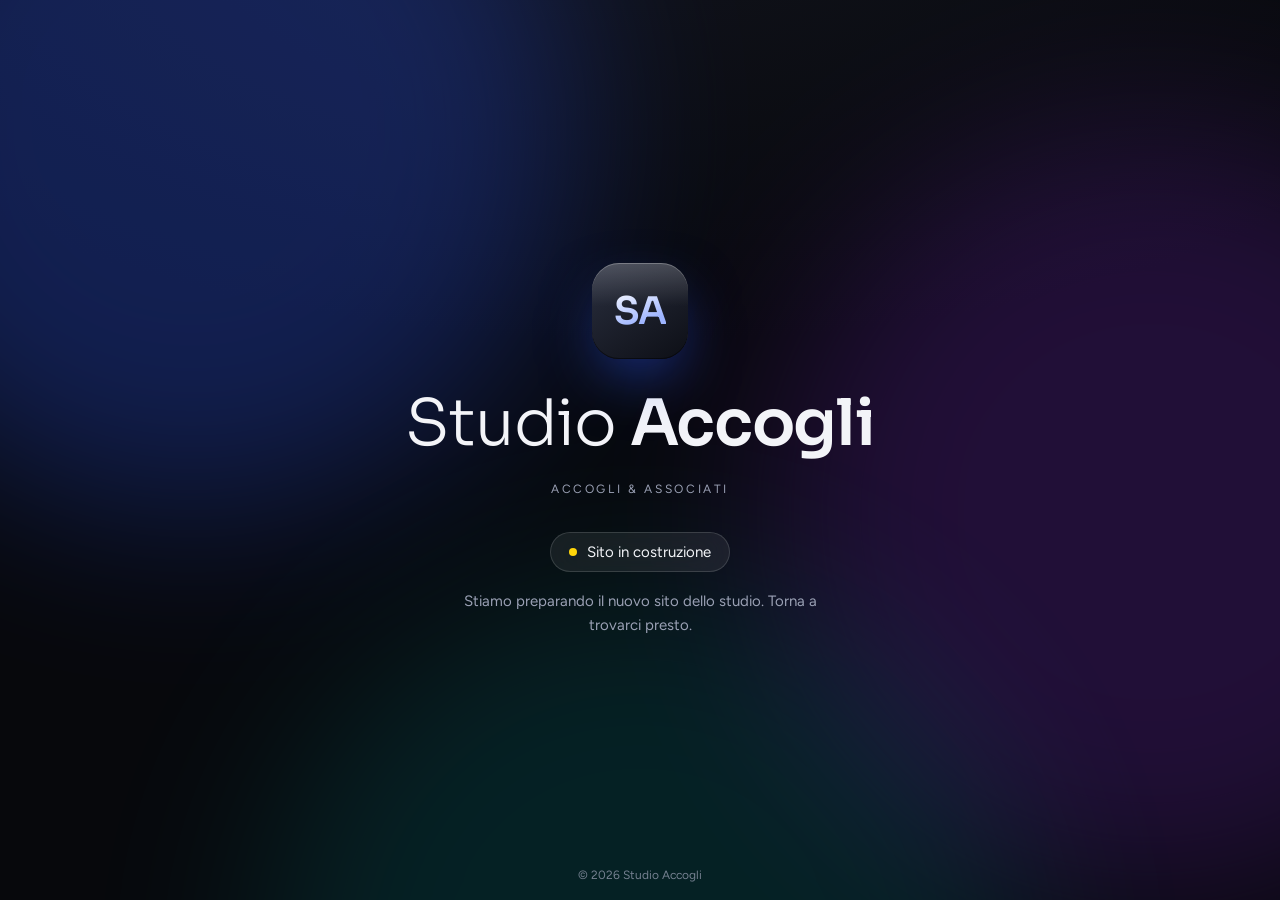
<file: index.html>
<!doctype html>
<html lang="it">
<head>
<meta charset="utf-8">
<meta name="viewport" content="width=device-width,initial-scale=1,viewport-fit=cover">
<title>Studio Accogli</title>
<meta name="description" content="Studio Accogli & Associati. Il nuovo sito è in costruzione.">
<link rel="preconnect" href="https://fonts.googleapis.com">
<link rel="stylesheet" href="https://fonts.googleapis.com/css2?family=Sora:wght@300;500;600&family=Figtree:wght@400;500&display=swap">
<style>
:root{--bg:#07080c;--bg-2:#10121a;--fg:#f3f4f8;--fg-dim:#9aa0b4;--glass:rgba(255,255,255,.07);--glass-line:rgba(255,255,255,.14);
  --display:"Sora",-apple-system,"SF Pro Display",system-ui,sans-serif;--body:-apple-system,"SF Pro Text","Figtree",system-ui,sans-serif;color-scheme:dark}
html,body{height:100%;margin:0}
body{background:var(--bg);color:var(--fg);font-family:var(--body);-webkit-font-smoothing:antialiased;overflow:hidden}
.ambient{position:fixed;inset:0;pointer-events:none;overflow:hidden;background:radial-gradient(120% 80% at 50% -10%,var(--bg-2),var(--bg) 60%)}
.ambient i{position:absolute;width:60vmax;height:60vmax;border-radius:50%;filter:blur(90px);opacity:.28;animation:drift 38s ease-in-out infinite alternate}
.ambient i:nth-child(1){background:#2f5bff;left:-15vmax;top:-20vmax}
.ambient i:nth-child(2){background:#8a2be2;right:-20vmax;top:10vmax;animation-duration:46s;opacity:.2}
.ambient i:nth-child(3){background:#00a3a3;left:20vmax;bottom:-35vmax;animation-duration:52s;opacity:.16}
@keyframes drift{to{transform:translate(8vmax,6vmax) scale(1.12)}}
main{position:relative;min-height:100%;box-sizing:border-box;display:flex;flex-direction:column;align-items:center;justify-content:center;gap:18px;text-align:center;
  padding-left:max(16px,env(safe-area-inset-left,0px));padding-right:max(16px,env(safe-area-inset-right,0px));padding-block:max(24px,env(safe-area-inset-top,0px)) max(24px,env(safe-area-inset-bottom,0px))}
.mark{width:96px;height:96px;border-radius:27px;display:grid;place-items:center;position:relative;background:linear-gradient(145deg,#2a2f3f,#0d0f16);
  box-shadow:inset 0 1px 0 rgba(255,255,255,.25),inset 0 -1px 0 rgba(0,0,0,.5),0 24px 60px -12px rgba(47,91,255,.55)}
.mark::after{content:"";position:absolute;inset:0;border-radius:inherit;background:linear-gradient(180deg,rgba(255,255,255,.18),transparent 45%)}
.mark span{font-family:var(--display);font-weight:600;font-size:38px;letter-spacing:-.04em;background:linear-gradient(160deg,#fff,#9db4ff 70%);-webkit-background-clip:text;background-clip:text;color:transparent}
h1{margin:6px 0 0;font-family:var(--display);font-weight:300;font-size:clamp(34px,7vw,64px);letter-spacing:-.02em;text-wrap:balance}
h1 b{font-weight:600}
.sub{margin:0;font-size:12px;letter-spacing:.22em;text-transform:uppercase;color:var(--fg-dim)}
.badge{margin-top:18px;display:inline-flex;align-items:center;gap:10px;padding:10px 18px;border-radius:999px;background:var(--glass);border:1px solid var(--glass-line);
  font-size:15px;backdrop-filter:blur(20px);-webkit-backdrop-filter:blur(20px)}
.badge::before{content:"";width:8px;height:8px;border-radius:50%;background:#ffd60a;box-shadow:0 0 0 0 rgba(255,214,10,.6);animation:pulse 2s infinite}
@keyframes pulse{70%{box-shadow:0 0 0 10px rgba(255,214,10,0)}100%{box-shadow:0 0 0 0 rgba(255,214,10,0)}}
.note{margin:0;max-width:36ch;color:var(--fg-dim);font-size:15px;line-height:1.55}
footer{position:fixed;left:0;right:0;bottom:max(18px,env(safe-area-inset-bottom,0px));text-align:center;font-size:12px;color:var(--fg-dim);opacity:.75}
@media (prefers-reduced-motion:reduce){.ambient i,.badge::before{animation:none}}
</style>
</head>
<body>
<div class="ambient" aria-hidden="true"><i></i><i></i><i></i></div>
<main>
  <div class="mark" aria-hidden="true"><span>SA</span></div>
  <h1>Studio <b>Accogli</b></h1>
  <p class="sub">Accogli &amp; Associati</p>
  <span class="badge">Sito in costruzione</span>
  <p class="note">Stiamo preparando il nuovo sito dello studio. Torna a trovarci presto.</p>
</main>
<footer>© <span id="y">2026</span> Studio Accogli</footer>
<script>document.getElementById('y').textContent=new Date().getFullYear()</script>
</body>
</html>
</file>
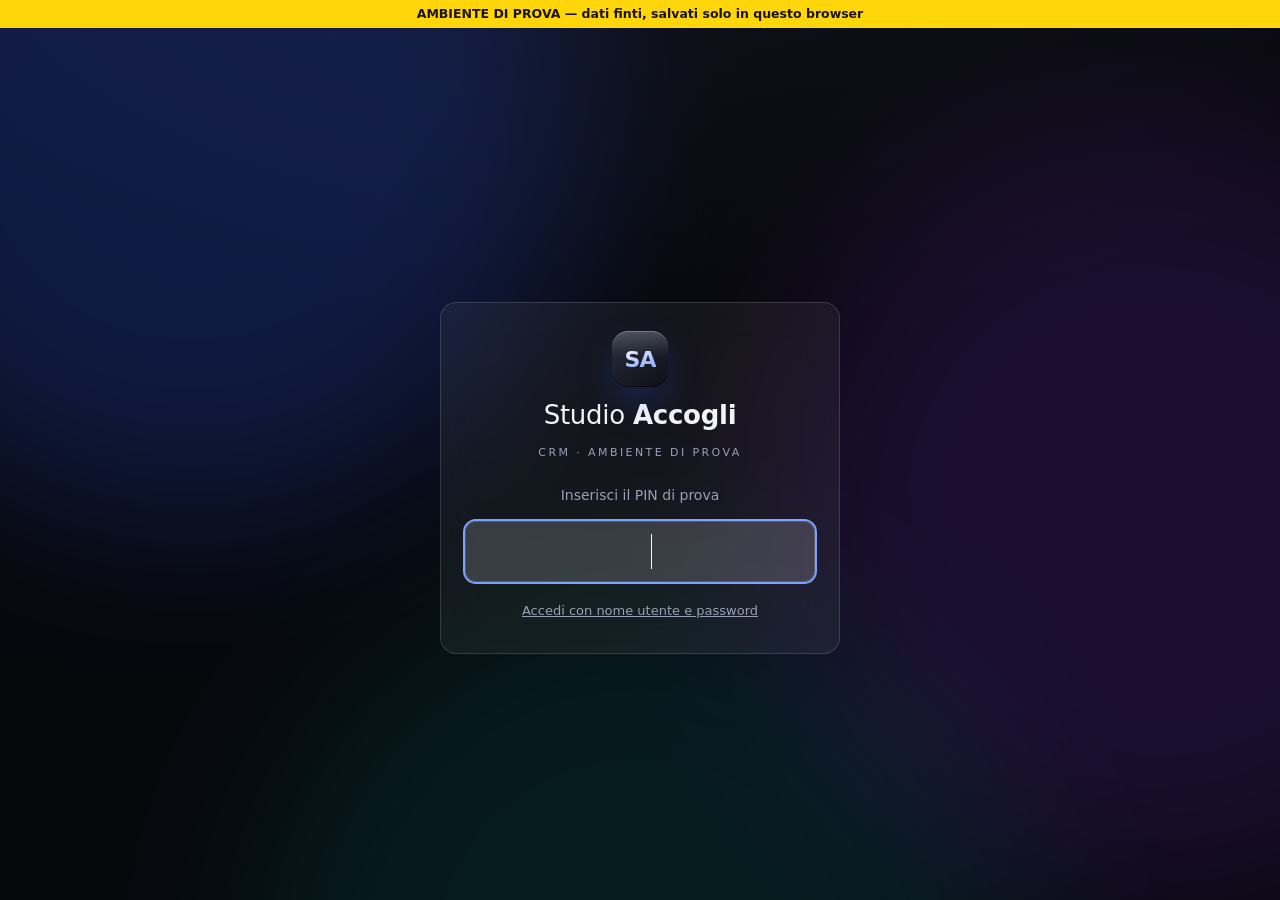
<file: crm-test/index.html>
<!doctype html>
<html lang="it">
<head>
<meta charset="utf-8">
<meta name="viewport" content="width=device-width,initial-scale=1,viewport-fit=cover">
<title>CRM · Studio Accogli</title>
<meta name="robots" content="noindex,nofollow,noarchive">
<meta name="referrer" content="no-referrer">
<meta name="theme-color" content="#07080c">
<!-- Il browser esegue solo codice di questo sito e dell'SDK Firebase di Google, e parla solo con i server Google del progetto. -->
<meta http-equiv="Content-Security-Policy" content="default-src 'self'; script-src 'self' https://www.gstatic.com; style-src 'self' https://fonts.googleapis.com; font-src https://fonts.gstatic.com; connect-src 'self' https://www.gstatic.com https://*.googleapis.com; img-src 'self' data: blob:; frame-src 'none'; object-src 'none'; base-uri 'none'; form-action 'none'">
<script src="js/tema.js"></script>
<link rel="preconnect" href="https://fonts.googleapis.com">
<link rel="stylesheet" href="https://fonts.googleapis.com/css2?family=Sora:wght@300;500;600&family=Figtree:wght@400;500;600&display=swap">
<link rel="stylesheet" href="css/app.css">
<link rel="stylesheet" href="css/foglio.css">
</head>
<body>
<div class="ambient" aria-hidden="true"><i></i><i></i><i></i></div>
<div id="app"><div class="avvio"><div class="mark"><span>SA</span></div><p>Caricamento…</p></div></div>
<div id="stampa" aria-hidden="true"></div>
<noscript><p class="noscript">Per usare il CRM è necessario attivare JavaScript.</p></noscript>
<script src="vendor/jszip.min.js"></script>
<script type="module" src="js/main.js"></script>
</body>
</html>
</file>
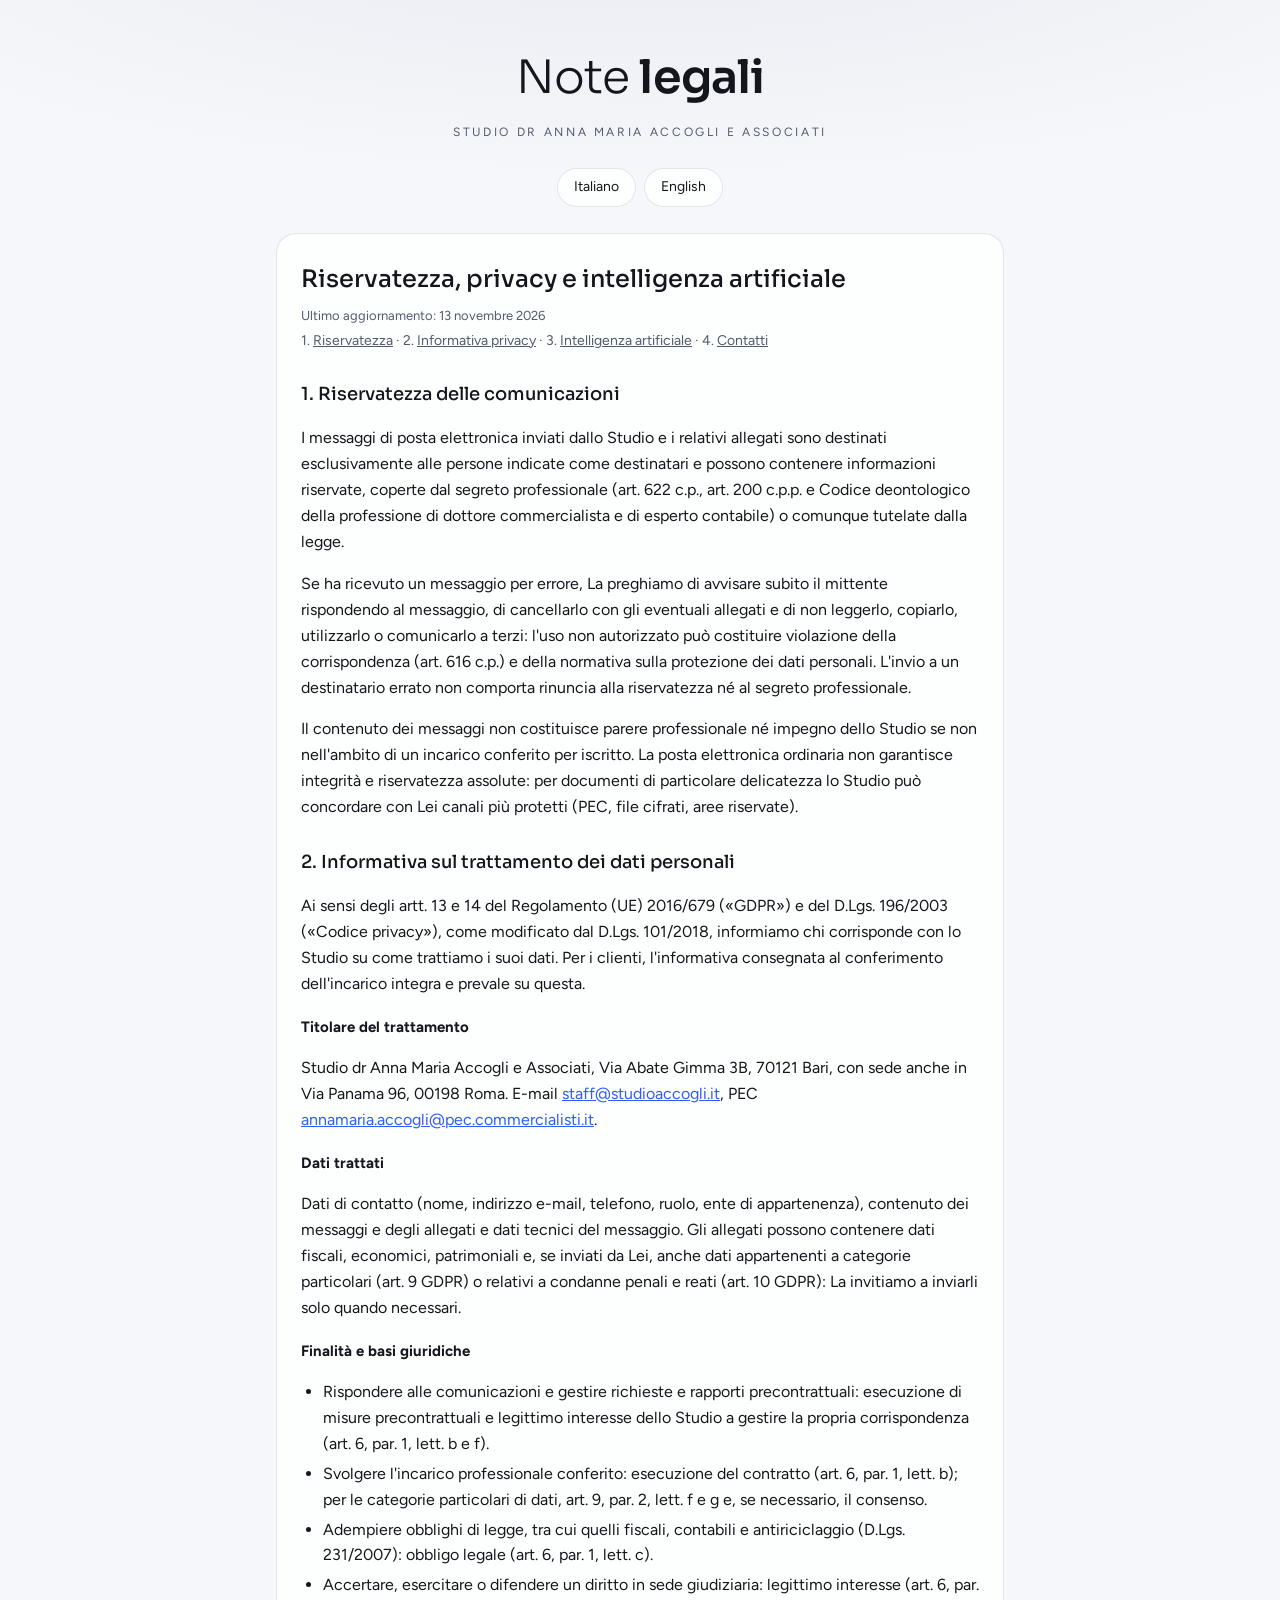
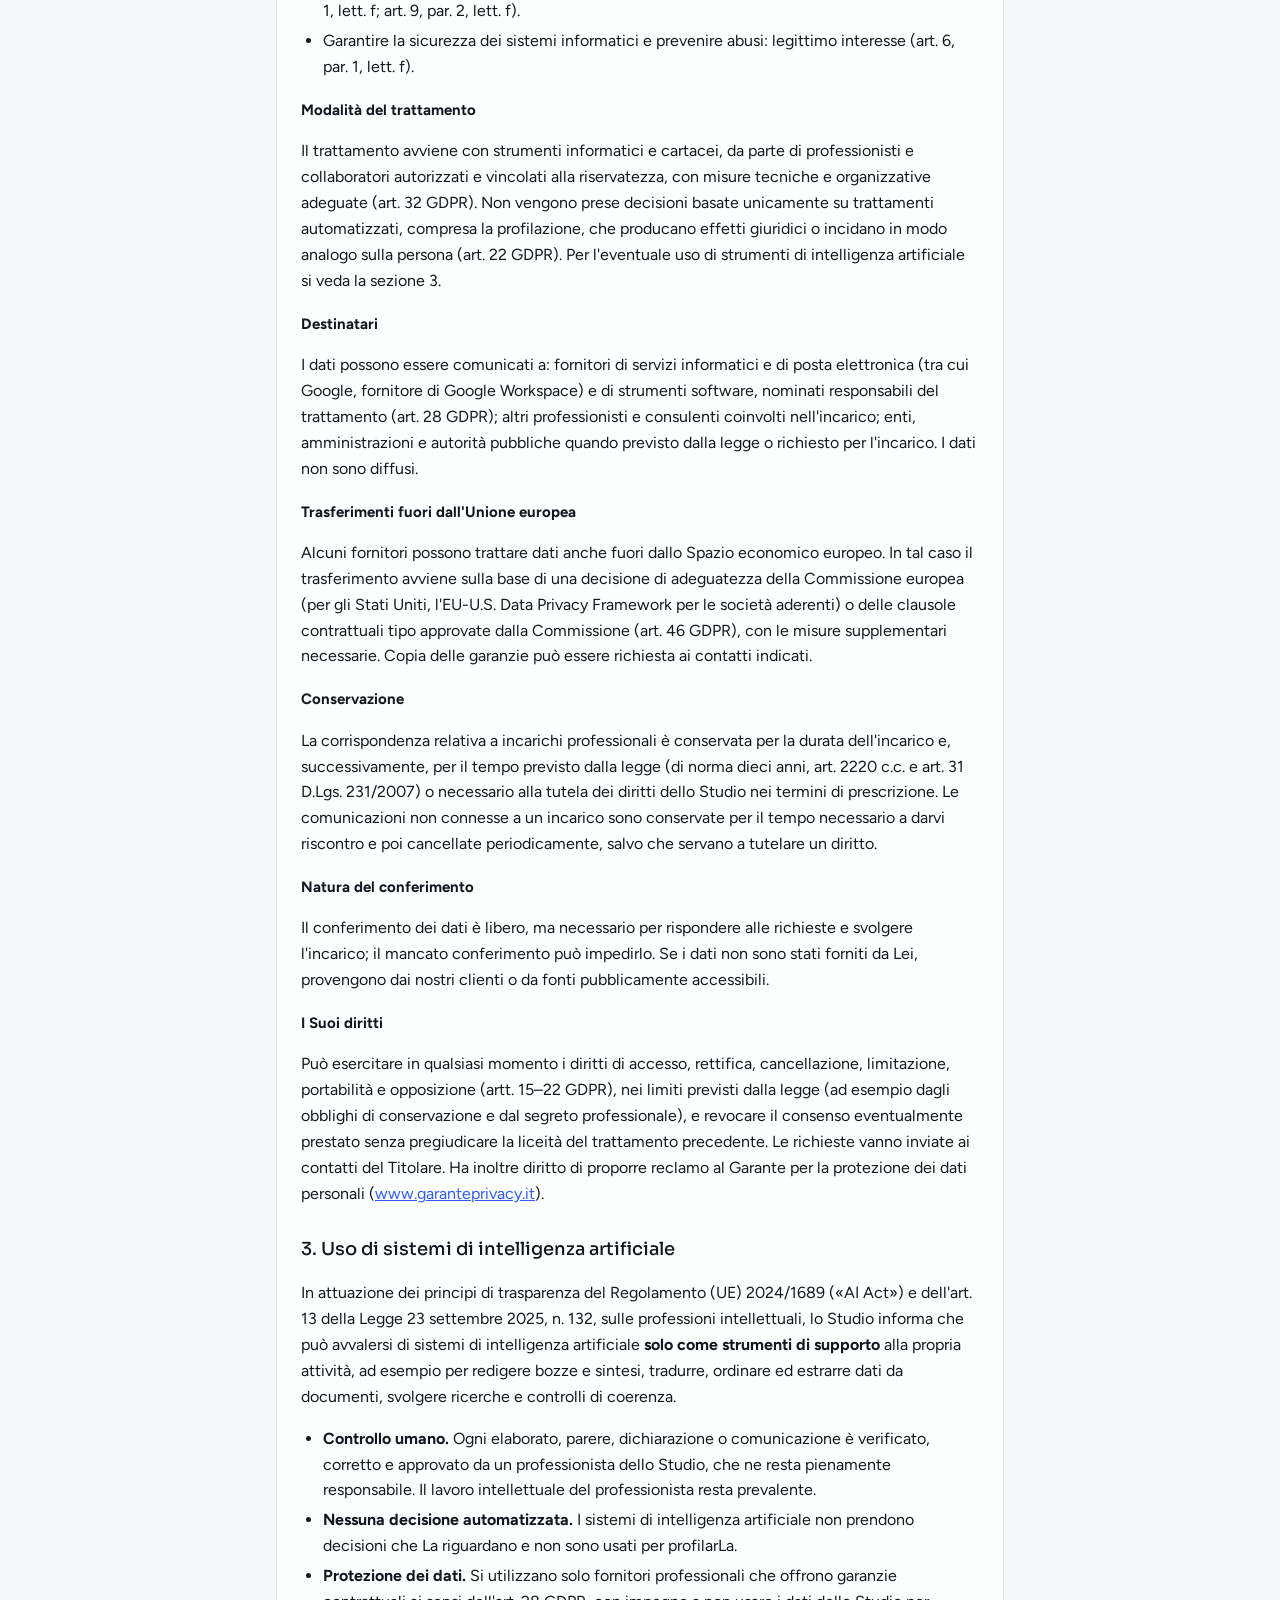
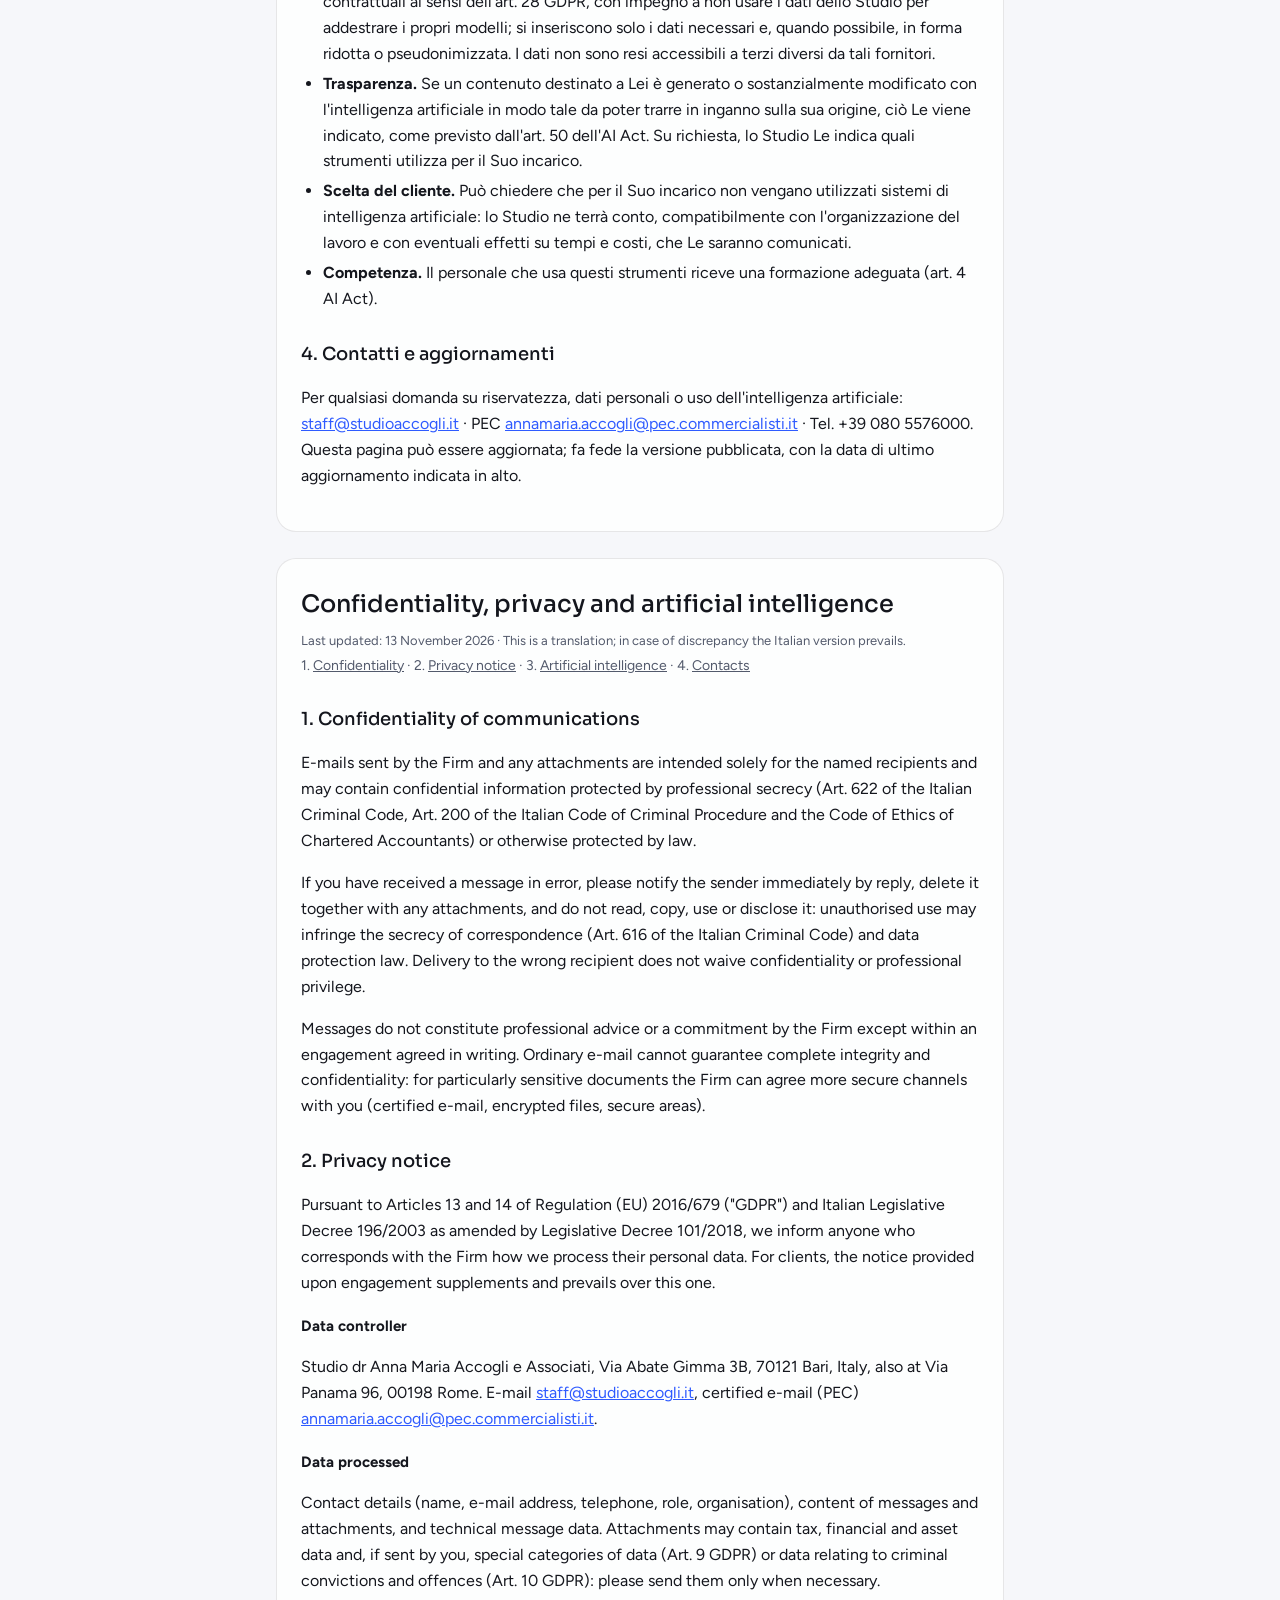
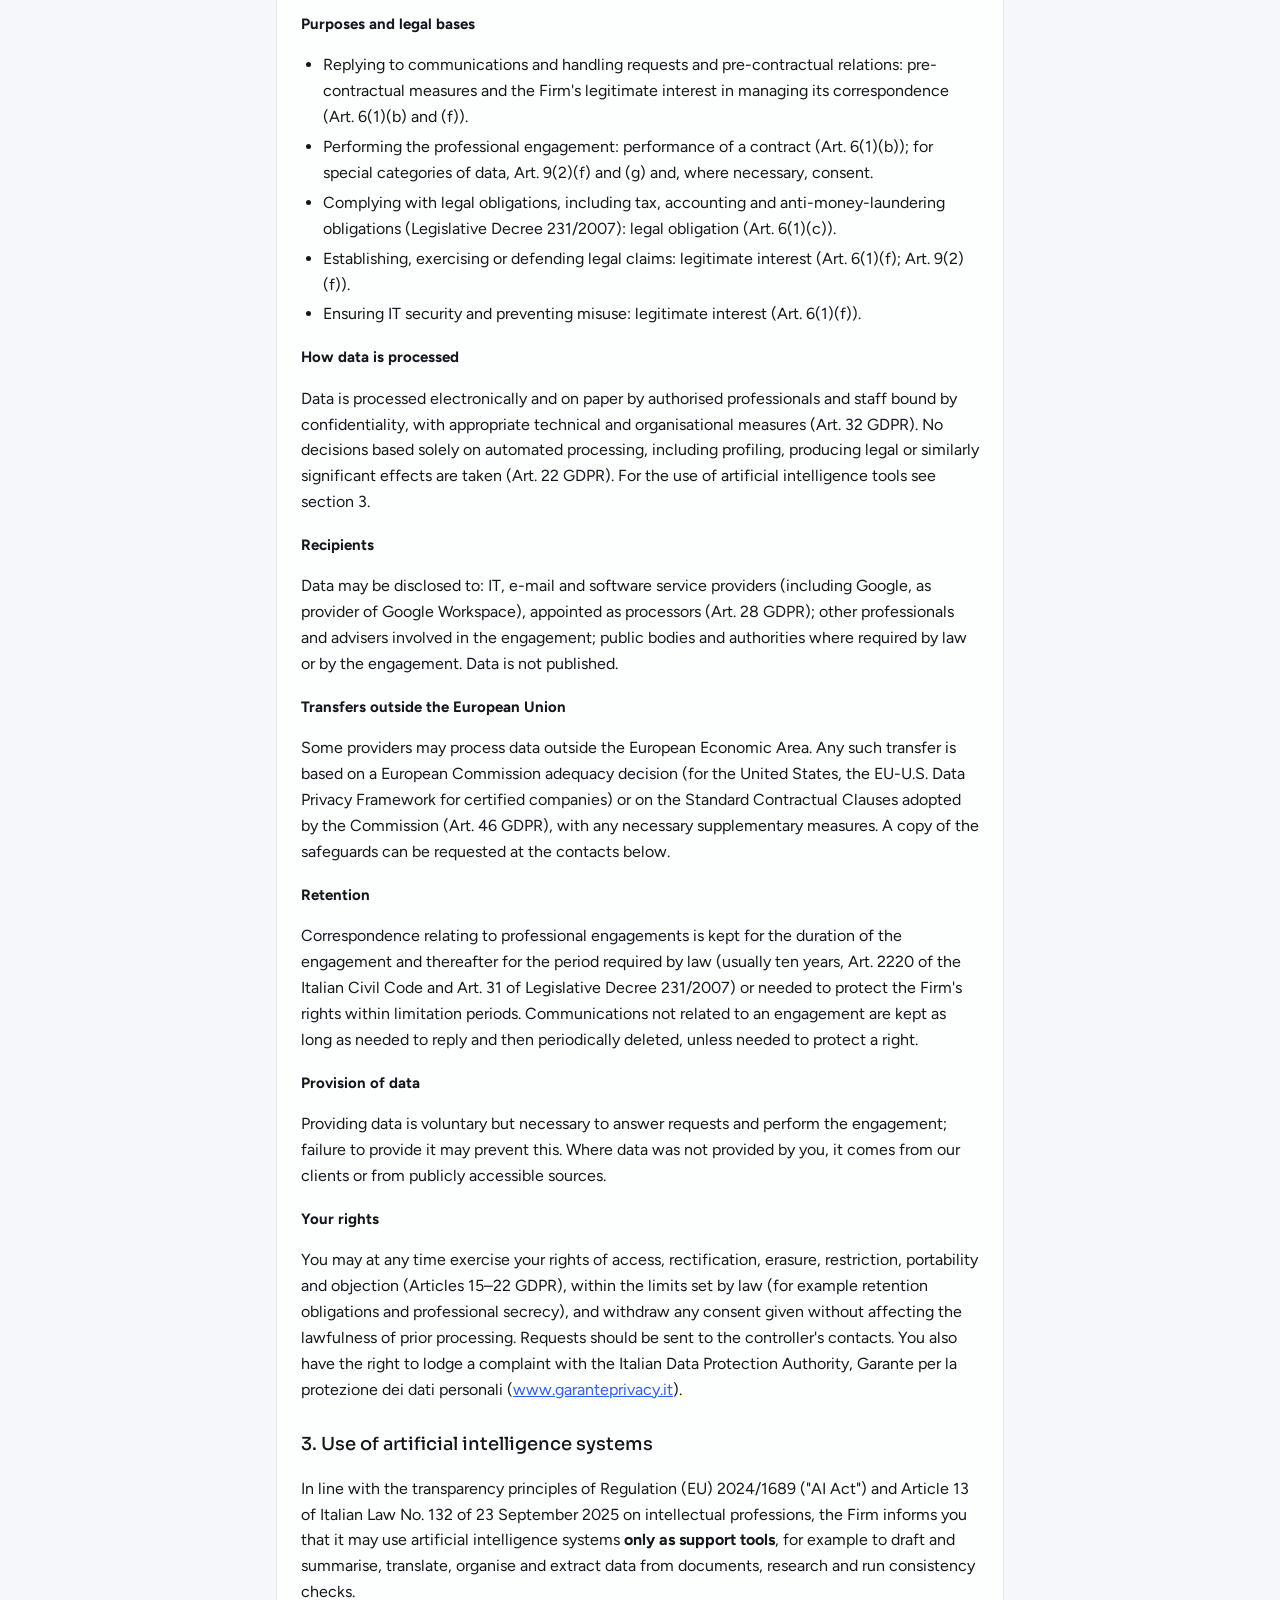
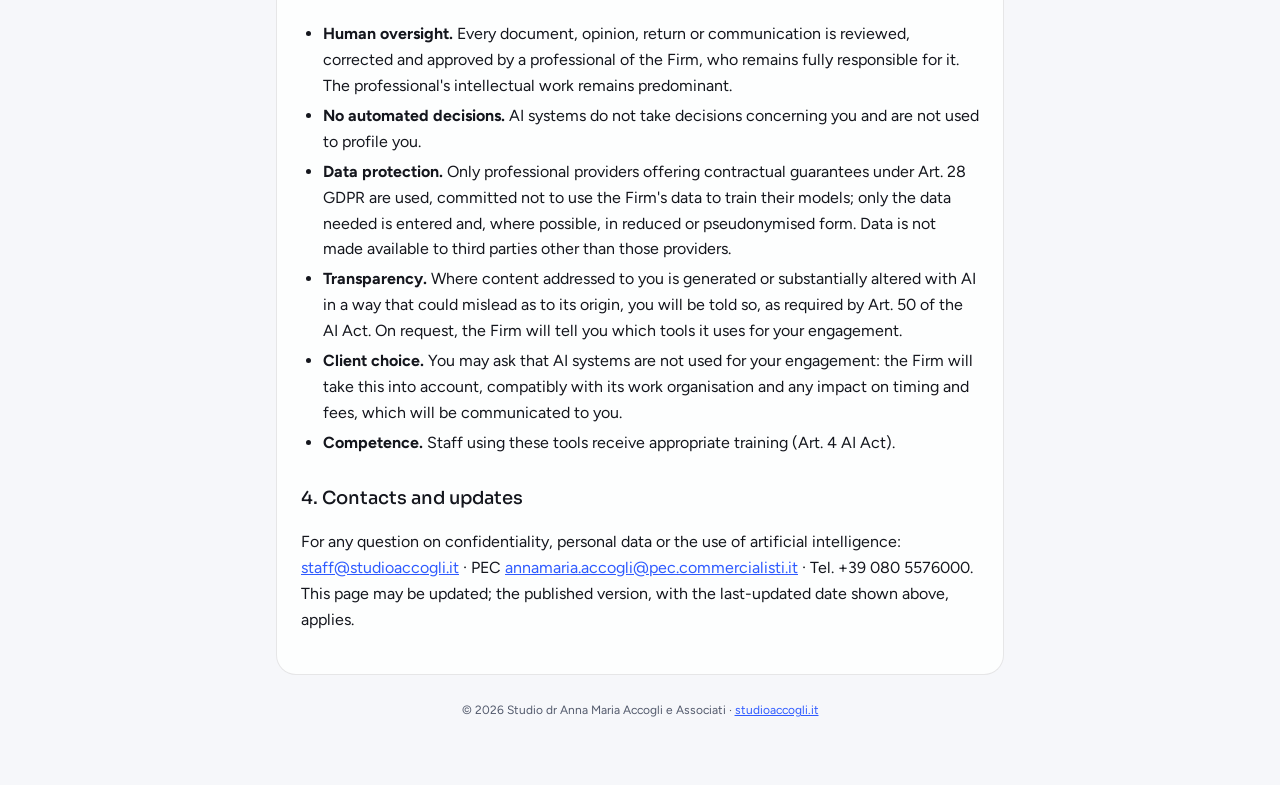
<file: note-legali/index.html>
<!doctype html>
<html lang="it">
<head>
<meta charset="utf-8">
<meta name="viewport" content="width=device-width,initial-scale=1,viewport-fit=cover">
<title>Note legali · Studio Accogli</title>
<meta name="description" content="Riservatezza delle comunicazioni, informativa privacy e uso dell'intelligenza artificiale — Studio dr Anna Maria Accogli e Associati.">
<meta name="theme-color" content="#07080c">
<link rel="preconnect" href="https://fonts.googleapis.com">
<link rel="stylesheet" href="https://fonts.googleapis.com/css2?family=Sora:wght@300;500;600&family=Figtree:wght@400;500;600&display=swap">
<style>
:root{--bg:#07080c;--bg-2:#10121a;--fg:#f3f4f8;--fg-dim:#a3a9bc;--glass:rgba(255,255,255,.06);--glass-line:rgba(255,255,255,.13);--accent:#7aa2ff;
  --display:"Sora",-apple-system,"SF Pro Display",system-ui,sans-serif;--body:-apple-system,"SF Pro Text","Figtree",system-ui,sans-serif;color-scheme:dark}
@media (prefers-color-scheme:light){:root{--bg:#f6f7fa;--bg-2:#e9ebf2;--fg:#14161d;--fg-dim:#535a6c;--glass:rgba(255,255,255,.8);--glass-line:rgba(20,22,29,.1);--accent:#2f5bff;color-scheme:light}}
*{box-sizing:border-box}
html,body{margin:0}
body{background:radial-gradient(120% 50% at 50% -10%,var(--bg-2),var(--bg) 60%) fixed,var(--bg);color:var(--fg);font-family:var(--body);-webkit-font-smoothing:antialiased;line-height:1.62;font-size:16px}
main{max-width:760px;margin:0 auto;padding:max(28px,env(safe-area-inset-top,0px)) max(16px,env(safe-area-inset-right,0px)) 64px max(16px,env(safe-area-inset-left,0px))}
header{text-align:center;margin:12px 0 26px}
h1{margin:0;font-family:var(--display);font-weight:300;font-size:clamp(30px,6vw,46px);letter-spacing:-.02em}
h1 b{font-weight:600}
.sub{margin:8px 0 0;font-size:12px;letter-spacing:.22em;text-transform:uppercase;color:var(--fg-dim)}
nav.lingue{display:flex;justify-content:center;gap:8px;margin:0 0 26px}
nav.lingue a{padding:7px 16px;border-radius:999px;border:1px solid var(--glass-line);background:var(--glass);color:var(--fg);text-decoration:none;font-size:14px}
nav.indice{font-size:14px;color:var(--fg-dim);margin:0 0 18px}
nav.indice a{color:var(--fg-dim)}
article{background:var(--glass);border:1px solid var(--glass-line);border-radius:20px;padding:26px 24px;margin:0 0 26px}
article > h2{font-family:var(--display);font-weight:500;font-size:24px;margin:0 0 6px}
h3{font-family:var(--display);font-weight:500;font-size:18px;margin:28px 0 8px;scroll-margin-top:16px}
h4{font-size:15px;margin:18px 0 4px}
p,li{color:var(--fg)}
ul{padding-left:22px}
li{margin:4px 0}
.agg{font-size:13px;color:var(--fg-dim);margin:0 0 4px}
a{color:var(--accent)}
footer{text-align:center;font-size:12px;color:var(--fg-dim)}
</style>
</head>
<body>
<main>
<header>
  <h1>Note <b>legali</b></h1>
  <p class="sub">Studio dr Anna Maria Accogli e Associati</p>
</header>
<nav class="lingue" aria-label="Lingua / Language"><a href="#it" lang="it">Italiano</a><a href="#en" lang="en">English</a></nav>

<!-- ============================== ITALIANO ============================== -->
<article id="it" lang="it">
  <h2>Riservatezza, privacy e intelligenza artificiale</h2>
  <p class="agg">Ultimo aggiornamento: 13 novembre 2026</p>
  <nav class="indice">1. <a href="#it-riservatezza">Riservatezza</a> · 2. <a href="#it-privacy">Informativa privacy</a> · 3. <a href="#it-ai">Intelligenza artificiale</a> · 4. <a href="#it-contatti">Contatti</a></nav>

  <h3 id="it-riservatezza">1. Riservatezza delle comunicazioni</h3>
  <p>I messaggi di posta elettronica inviati dallo Studio e i relativi allegati sono destinati esclusivamente alle persone indicate come destinatari e possono contenere informazioni riservate, coperte dal segreto professionale (art. 622 c.p., art. 200 c.p.p. e Codice deontologico della professione di dottore commercialista e di esperto contabile) o comunque tutelate dalla legge.</p>
  <p>Se ha ricevuto un messaggio per errore, La preghiamo di avvisare subito il mittente rispondendo al messaggio, di cancellarlo con gli eventuali allegati e di non leggerlo, copiarlo, utilizzarlo o comunicarlo a terzi: l'uso non autorizzato può costituire violazione della corrispondenza (art. 616 c.p.) e della normativa sulla protezione dei dati personali. L'invio a un destinatario errato non comporta rinuncia alla riservatezza né al segreto professionale.</p>
  <p>Il contenuto dei messaggi non costituisce parere professionale né impegno dello Studio se non nell'ambito di un incarico conferito per iscritto. La posta elettronica ordinaria non garantisce integrità e riservatezza assolute: per documenti di particolare delicatezza lo Studio può concordare con Lei canali più protetti (PEC, file cifrati, aree riservate).</p>

  <h3 id="it-privacy">2. Informativa sul trattamento dei dati personali</h3>
  <p>Ai sensi degli artt. 13 e 14 del Regolamento (UE) 2016/679 («GDPR») e del D.Lgs. 196/2003 («Codice privacy»), come modificato dal D.Lgs. 101/2018, informiamo chi corrisponde con lo Studio su come trattiamo i suoi dati. Per i clienti, l'informativa consegnata al conferimento dell'incarico integra e prevale su questa.</p>

  <h4>Titolare del trattamento</h4>
  <p>Studio dr Anna Maria Accogli e Associati, Via Abate Gimma 3B, 70121 Bari, con sede anche in Via Panama 96, 00198 Roma. E-mail <a href="mailto:staff@studioaccogli.it">staff@studioaccogli.it</a>, PEC <a href="mailto:annamaria.accogli@pec.commercialisti.it">annamaria.accogli@pec.commercialisti.it</a>.</p>

  <h4>Dati trattati</h4>
  <p>Dati di contatto (nome, indirizzo e-mail, telefono, ruolo, ente di appartenenza), contenuto dei messaggi e degli allegati e dati tecnici del messaggio. Gli allegati possono contenere dati fiscali, economici, patrimoniali e, se inviati da Lei, anche dati appartenenti a categorie particolari (art. 9 GDPR) o relativi a condanne penali e reati (art. 10 GDPR): La invitiamo a inviarli solo quando necessari.</p>

  <h4>Finalità e basi giuridiche</h4>
  <ul>
    <li>Rispondere alle comunicazioni e gestire richieste e rapporti precontrattuali: esecuzione di misure precontrattuali e legittimo interesse dello Studio a gestire la propria corrispondenza (art. 6, par. 1, lett. b e f).</li>
    <li>Svolgere l'incarico professionale conferito: esecuzione del contratto (art. 6, par. 1, lett. b); per le categorie particolari di dati, art. 9, par. 2, lett. f e g e, se necessario, il consenso.</li>
    <li>Adempiere obblighi di legge, tra cui quelli fiscali, contabili e antiriciclaggio (D.Lgs. 231/2007): obbligo legale (art. 6, par. 1, lett. c).</li>
    <li>Accertare, esercitare o difendere un diritto in sede giudiziaria: legittimo interesse (art. 6, par. 1, lett. f; art. 9, par. 2, lett. f).</li>
    <li>Garantire la sicurezza dei sistemi informatici e prevenire abusi: legittimo interesse (art. 6, par. 1, lett. f).</li>
  </ul>

  <h4>Modalità del trattamento</h4>
  <p>Il trattamento avviene con strumenti informatici e cartacei, da parte di professionisti e collaboratori autorizzati e vincolati alla riservatezza, con misure tecniche e organizzative adeguate (art. 32 GDPR). Non vengono prese decisioni basate unicamente su trattamenti automatizzati, compresa la profilazione, che producano effetti giuridici o incidano in modo analogo sulla persona (art. 22 GDPR). Per l'eventuale uso di strumenti di intelligenza artificiale si veda la sezione 3.</p>

  <h4>Destinatari</h4>
  <p>I dati possono essere comunicati a: fornitori di servizi informatici e di posta elettronica (tra cui Google, fornitore di Google Workspace) e di strumenti software, nominati responsabili del trattamento (art. 28 GDPR); altri professionisti e consulenti coinvolti nell'incarico; enti, amministrazioni e autorità pubbliche quando previsto dalla legge o richiesto per l'incarico. I dati non sono diffusi.</p>

  <h4>Trasferimenti fuori dall'Unione europea</h4>
  <p>Alcuni fornitori possono trattare dati anche fuori dallo Spazio economico europeo. In tal caso il trasferimento avviene sulla base di una decisione di adeguatezza della Commissione europea (per gli Stati Uniti, l'EU-U.S. Data Privacy Framework per le società aderenti) o delle clausole contrattuali tipo approvate dalla Commissione (art. 46 GDPR), con le misure supplementari necessarie. Copia delle garanzie può essere richiesta ai contatti indicati.</p>

  <h4>Conservazione</h4>
  <p>La corrispondenza relativa a incarichi professionali è conservata per la durata dell'incarico e, successivamente, per il tempo previsto dalla legge (di norma dieci anni, art. 2220 c.c. e art. 31 D.Lgs. 231/2007) o necessario alla tutela dei diritti dello Studio nei termini di prescrizione. Le comunicazioni non connesse a un incarico sono conservate per il tempo necessario a darvi riscontro e poi cancellate periodicamente, salvo che servano a tutelare un diritto.</p>

  <h4>Natura del conferimento</h4>
  <p>Il conferimento dei dati è libero, ma necessario per rispondere alle richieste e svolgere l'incarico; il mancato conferimento può impedirlo. Se i dati non sono stati forniti da Lei, provengono dai nostri clienti o da fonti pubblicamente accessibili.</p>

  <h4>I Suoi diritti</h4>
  <p>Può esercitare in qualsiasi momento i diritti di accesso, rettifica, cancellazione, limitazione, portabilità e opposizione (artt. 15–22 GDPR), nei limiti previsti dalla legge (ad esempio dagli obblighi di conservazione e dal segreto professionale), e revocare il consenso eventualmente prestato senza pregiudicare la liceità del trattamento precedente. Le richieste vanno inviate ai contatti del Titolare. Ha inoltre diritto di proporre reclamo al Garante per la protezione dei dati personali (<a href="https://www.garanteprivacy.it" rel="noopener">www.garanteprivacy.it</a>).</p>

  <h3 id="it-ai">3. Uso di sistemi di intelligenza artificiale</h3>
  <p>In attuazione dei principi di trasparenza del Regolamento (UE) 2024/1689 («AI Act») e dell'art. 13 della Legge 23 settembre 2025, n. 132, sulle professioni intellettuali, lo Studio informa che può avvalersi di sistemi di intelligenza artificiale <b>solo come strumenti di supporto</b> alla propria attività, ad esempio per redigere bozze e sintesi, tradurre, ordinare ed estrarre dati da documenti, svolgere ricerche e controlli di coerenza.</p>
  <ul>
    <li><b>Controllo umano.</b> Ogni elaborato, parere, dichiarazione o comunicazione è verificato, corretto e approvato da un professionista dello Studio, che ne resta pienamente responsabile. Il lavoro intellettuale del professionista resta prevalente.</li>
    <li><b>Nessuna decisione automatizzata.</b> I sistemi di intelligenza artificiale non prendono decisioni che La riguardano e non sono usati per profilarLa.</li>
    <li><b>Protezione dei dati.</b> Si utilizzano solo fornitori professionali che offrono garanzie contrattuali ai sensi dell'art. 28 GDPR, con impegno a non usare i dati dello Studio per addestrare i propri modelli; si inseriscono solo i dati necessari e, quando possibile, in forma ridotta o pseudonimizzata. I dati non sono resi accessibili a terzi diversi da tali fornitori.</li>
    <li><b>Trasparenza.</b> Se un contenuto destinato a Lei è generato o sostanzialmente modificato con l'intelligenza artificiale in modo tale da poter trarre in inganno sulla sua origine, ciò Le viene indicato, come previsto dall'art. 50 dell'AI Act. Su richiesta, lo Studio Le indica quali strumenti utilizza per il Suo incarico.</li>
    <li><b>Scelta del cliente.</b> Può chiedere che per il Suo incarico non vengano utilizzati sistemi di intelligenza artificiale: lo Studio ne terrà conto, compatibilmente con l'organizzazione del lavoro e con eventuali effetti su tempi e costi, che Le saranno comunicati.</li>
    <li><b>Competenza.</b> Il personale che usa questi strumenti riceve una formazione adeguata (art. 4 AI Act).</li>
  </ul>

  <h3 id="it-contatti">4. Contatti e aggiornamenti</h3>
  <p>Per qualsiasi domanda su riservatezza, dati personali o uso dell'intelligenza artificiale: <a href="mailto:staff@studioaccogli.it">staff@studioaccogli.it</a> · PEC <a href="mailto:annamaria.accogli@pec.commercialisti.it">annamaria.accogli@pec.commercialisti.it</a> · Tel. +39 080 5576000. Questa pagina può essere aggiornata; fa fede la versione pubblicata, con la data di ultimo aggiornamento indicata in alto.</p>
</article>

<!-- ============================== ENGLISH ============================== -->
<article id="en" lang="en">
  <h2>Confidentiality, privacy and artificial intelligence</h2>
  <p class="agg">Last updated: 13 November 2026 · This is a translation; in case of discrepancy the Italian version prevails.</p>
  <nav class="indice">1. <a href="#en-confidentiality">Confidentiality</a> · 2. <a href="#en-privacy">Privacy notice</a> · 3. <a href="#en-ai">Artificial intelligence</a> · 4. <a href="#en-contacts">Contacts</a></nav>

  <h3 id="en-confidentiality">1. Confidentiality of communications</h3>
  <p>E-mails sent by the Firm and any attachments are intended solely for the named recipients and may contain confidential information protected by professional secrecy (Art. 622 of the Italian Criminal Code, Art. 200 of the Italian Code of Criminal Procedure and the Code of Ethics of Chartered Accountants) or otherwise protected by law.</p>
  <p>If you have received a message in error, please notify the sender immediately by reply, delete it together with any attachments, and do not read, copy, use or disclose it: unauthorised use may infringe the secrecy of correspondence (Art. 616 of the Italian Criminal Code) and data protection law. Delivery to the wrong recipient does not waive confidentiality or professional privilege.</p>
  <p>Messages do not constitute professional advice or a commitment by the Firm except within an engagement agreed in writing. Ordinary e-mail cannot guarantee complete integrity and confidentiality: for particularly sensitive documents the Firm can agree more secure channels with you (certified e-mail, encrypted files, secure areas).</p>

  <h3 id="en-privacy">2. Privacy notice</h3>
  <p>Pursuant to Articles 13 and 14 of Regulation (EU) 2016/679 ("GDPR") and Italian Legislative Decree 196/2003 as amended by Legislative Decree 101/2018, we inform anyone who corresponds with the Firm how we process their personal data. For clients, the notice provided upon engagement supplements and prevails over this one.</p>

  <h4>Data controller</h4>
  <p>Studio dr Anna Maria Accogli e Associati, Via Abate Gimma 3B, 70121 Bari, Italy, also at Via Panama 96, 00198 Rome. E-mail <a href="mailto:staff@studioaccogli.it">staff@studioaccogli.it</a>, certified e-mail (PEC) <a href="mailto:annamaria.accogli@pec.commercialisti.it">annamaria.accogli@pec.commercialisti.it</a>.</p>

  <h4>Data processed</h4>
  <p>Contact details (name, e-mail address, telephone, role, organisation), content of messages and attachments, and technical message data. Attachments may contain tax, financial and asset data and, if sent by you, special categories of data (Art. 9 GDPR) or data relating to criminal convictions and offences (Art. 10 GDPR): please send them only when necessary.</p>

  <h4>Purposes and legal bases</h4>
  <ul>
    <li>Replying to communications and handling requests and pre-contractual relations: pre-contractual measures and the Firm's legitimate interest in managing its correspondence (Art. 6(1)(b) and (f)).</li>
    <li>Performing the professional engagement: performance of a contract (Art. 6(1)(b)); for special categories of data, Art. 9(2)(f) and (g) and, where necessary, consent.</li>
    <li>Complying with legal obligations, including tax, accounting and anti-money-laundering obligations (Legislative Decree 231/2007): legal obligation (Art. 6(1)(c)).</li>
    <li>Establishing, exercising or defending legal claims: legitimate interest (Art. 6(1)(f); Art. 9(2)(f)).</li>
    <li>Ensuring IT security and preventing misuse: legitimate interest (Art. 6(1)(f)).</li>
  </ul>

  <h4>How data is processed</h4>
  <p>Data is processed electronically and on paper by authorised professionals and staff bound by confidentiality, with appropriate technical and organisational measures (Art. 32 GDPR). No decisions based solely on automated processing, including profiling, producing legal or similarly significant effects are taken (Art. 22 GDPR). For the use of artificial intelligence tools see section 3.</p>

  <h4>Recipients</h4>
  <p>Data may be disclosed to: IT, e-mail and software service providers (including Google, as provider of Google Workspace), appointed as processors (Art. 28 GDPR); other professionals and advisers involved in the engagement; public bodies and authorities where required by law or by the engagement. Data is not published.</p>

  <h4>Transfers outside the European Union</h4>
  <p>Some providers may process data outside the European Economic Area. Any such transfer is based on a European Commission adequacy decision (for the United States, the EU-U.S. Data Privacy Framework for certified companies) or on the Standard Contractual Clauses adopted by the Commission (Art. 46 GDPR), with any necessary supplementary measures. A copy of the safeguards can be requested at the contacts below.</p>

  <h4>Retention</h4>
  <p>Correspondence relating to professional engagements is kept for the duration of the engagement and thereafter for the period required by law (usually ten years, Art. 2220 of the Italian Civil Code and Art. 31 of Legislative Decree 231/2007) or needed to protect the Firm's rights within limitation periods. Communications not related to an engagement are kept as long as needed to reply and then periodically deleted, unless needed to protect a right.</p>

  <h4>Provision of data</h4>
  <p>Providing data is voluntary but necessary to answer requests and perform the engagement; failure to provide it may prevent this. Where data was not provided by you, it comes from our clients or from publicly accessible sources.</p>

  <h4>Your rights</h4>
  <p>You may at any time exercise your rights of access, rectification, erasure, restriction, portability and objection (Articles 15–22 GDPR), within the limits set by law (for example retention obligations and professional secrecy), and withdraw any consent given without affecting the lawfulness of prior processing. Requests should be sent to the controller's contacts. You also have the right to lodge a complaint with the Italian Data Protection Authority, Garante per la protezione dei dati personali (<a href="https://www.garanteprivacy.it" rel="noopener">www.garanteprivacy.it</a>).</p>

  <h3 id="en-ai">3. Use of artificial intelligence systems</h3>
  <p>In line with the transparency principles of Regulation (EU) 2024/1689 ("AI Act") and Article 13 of Italian Law No. 132 of 23 September 2025 on intellectual professions, the Firm informs you that it may use artificial intelligence systems <b>only as support tools</b>, for example to draft and summarise, translate, organise and extract data from documents, research and run consistency checks.</p>
  <ul>
    <li><b>Human oversight.</b> Every document, opinion, return or communication is reviewed, corrected and approved by a professional of the Firm, who remains fully responsible for it. The professional's intellectual work remains predominant.</li>
    <li><b>No automated decisions.</b> AI systems do not take decisions concerning you and are not used to profile you.</li>
    <li><b>Data protection.</b> Only professional providers offering contractual guarantees under Art. 28 GDPR are used, committed not to use the Firm's data to train their models; only the data needed is entered and, where possible, in reduced or pseudonymised form. Data is not made available to third parties other than those providers.</li>
    <li><b>Transparency.</b> Where content addressed to you is generated or substantially altered with AI in a way that could mislead as to its origin, you will be told so, as required by Art. 50 of the AI Act. On request, the Firm will tell you which tools it uses for your engagement.</li>
    <li><b>Client choice.</b> You may ask that AI systems are not used for your engagement: the Firm will take this into account, compatibly with its work organisation and any impact on timing and fees, which will be communicated to you.</li>
    <li><b>Competence.</b> Staff using these tools receive appropriate training (Art. 4 AI Act).</li>
  </ul>

  <h3 id="en-contacts">4. Contacts and updates</h3>
  <p>For any question on confidentiality, personal data or the use of artificial intelligence: <a href="mailto:staff@studioaccogli.it">staff@studioaccogli.it</a> · PEC <a href="mailto:annamaria.accogli@pec.commercialisti.it">annamaria.accogli@pec.commercialisti.it</a> · Tel. +39 080 5576000. This page may be updated; the published version, with the last-updated date shown above, applies.</p>
</article>

<footer>© <span id="y">2026</span> Studio dr Anna Maria Accogli e Associati · <a href="/">studioaccogli.it</a></footer>
</main>
<script>document.getElementById('y').textContent=new Date().getFullYear()</script>
</body>
</html>
</file>
<file: crm-test/css/app.css>
/* CRM Studio Accogli — stessa lingua visiva di /preferiti: vetro scuro, bagliore ambientale, Sora + Figtree.
   Due temi (scuro predefinito, chiaro). Tutti i colori passano da queste variabili. */
:root{
  --bg:#07080c;--bg-2:#10121a;--fg:#f3f4f8;--fg-dim:#9aa0b4;
  --glass:rgba(255,255,255,.07);--glass-line:rgba(255,255,255,.14);--focus:#fff;
  --danger:#ff453a;--accent:#7aa2ff;--ok:#30d158;--warn:#ffd60a;
  --hover:rgba(255,255,255,.14);--field:rgba(255,255,255,.06);--field-on:rgba(255,255,255,.16);
  --chip:rgba(255,255,255,.1);--row:rgba(255,255,255,.05);--panel:rgba(28,30,40,.96);--card:rgba(255,255,255,.055);
  --scrim:rgba(0,0,0,.55);--shadow:rgba(0,0,0,.7);--amb:1;
  --s1:#3987e5;--s2:#d95926;--s3:#c98500;--s4:#e66767;--grid:rgba(255,255,255,.1);
  --display:"Sora",-apple-system,"SF Pro Display",system-ui,sans-serif;
  --body:-apple-system,"SF Pro Text","Figtree",system-ui,sans-serif;
  --r:16px;color-scheme:dark;
}
:root[data-theme="light"]{
  --bg:#eef0f5;--bg-2:#fff;--fg:#15171e;--fg-dim:#5b6173;
  --glass:rgba(255,255,255,.72);--glass-line:rgba(21,23,30,.12);--focus:#15171e;
  --danger:#d92d20;--accent:#3865ff;--ok:#12813f;--warn:#a86a00;
  --hover:rgba(21,23,30,.07);--field:rgba(21,23,30,.05);--field-on:rgba(21,23,30,.1);
  --chip:rgba(21,23,30,.07);--row:rgba(21,23,30,.04);--panel:rgba(255,255,255,.98);--card:rgba(255,255,255,.78);
  --scrim:rgba(30,34,48,.28);--shadow:rgba(40,50,90,.28);--amb:.42;
  --s1:#2a78d6;--s2:#eb6834;--s3:#eda100;--s4:#e34948;--grid:rgba(21,23,30,.1);
  color-scheme:light;
}
*{box-sizing:border-box}
[hidden]{display:none!important}
html,body{min-height:100%;margin:0}
body{background:var(--bg);color:var(--fg);font:400 15px/1.45 var(--body);-webkit-font-smoothing:antialiased;overflow-x:hidden}
.ambient{position:fixed;inset:0;z-index:0;pointer-events:none;overflow:hidden;opacity:var(--amb);background:radial-gradient(120% 80% at 50% -10%,var(--bg-2),var(--bg) 60%)}
.ambient i{position:absolute;width:60vmax;height:60vmax;border-radius:50%;filter:blur(90px);opacity:.22;animation:drift 38s ease-in-out infinite alternate}
.ambient i:nth-child(1){background:#2f5bff;left:-15vmax;top:-20vmax}
.ambient i:nth-child(2){background:#8a2be2;right:-20vmax;top:10vmax;animation-duration:46s;opacity:.16}
.ambient i:nth-child(3){background:#00a3a3;left:20vmax;bottom:-35vmax;animation-duration:52s;opacity:.12}
@keyframes drift{to{transform:translate(8vmax,6vmax) scale(1.12)}}
#app{position:relative;z-index:1;min-height:100vh}
h1,h2,h3{font-family:var(--display);font-weight:500;letter-spacing:-.01em;margin:0}
a{color:var(--accent)}
.ic{flex:none}
.num{text-align:right;font-variant-numeric:tabular-nums}
.dim{color:var(--fg-dim)}
.testo{margin:0 0 14px;color:var(--fg-dim);line-height:1.55}

/* marchio */
.mark{width:56px;height:56px;border-radius:16px;display:grid;place-items:center;position:relative;flex:none;background:linear-gradient(145deg,#2a2f3f,#0d0f16);box-shadow:inset 0 1px 0 rgba(255,255,255,.25),inset 0 -1px 0 rgba(0,0,0,.5),0 16px 40px -12px rgba(47,91,255,.55)}
.mark::after{content:"";position:absolute;inset:0;border-radius:inherit;background:linear-gradient(180deg,rgba(255,255,255,.18),transparent 45%)}
.mark span{font:600 22px var(--display);letter-spacing:-.04em;background:linear-gradient(160deg,#fff,#9db4ff 70%);-webkit-background-clip:text;background-clip:text;color:transparent}
.mark.sm{width:36px;height:36px;border-radius:11px}.mark.sm span{font-size:15px}
.avvio{min-height:100vh;display:grid;place-content:center;justify-items:center;gap:14px;color:var(--fg-dim)}

/* pulsanti */
.btn{appearance:none;border:1px solid var(--glass-line);background:var(--glass);color:var(--fg);font:500 14px var(--body);padding:8px 15px;border-radius:999px;cursor:pointer;display:inline-flex;align-items:center;gap:7px;white-space:nowrap;transition:background .15s;backdrop-filter:blur(20px);-webkit-backdrop-filter:blur(20px)}
.btn:hover{background:var(--hover)}
.btn:focus-visible,.icbtn:focus-visible,a:focus-visible,tr.clic:focus-visible,.nav a:focus-visible{outline:2px solid var(--focus);outline-offset:2px}
.btn.primary{background:var(--fg);color:var(--bg);border-color:transparent}
.btn.primary:hover{opacity:.88}
.btn.danger{color:var(--danger)}
.btn.sm{padding:5px 11px;font-size:13px}
.btn:disabled{opacity:.45;cursor:not-allowed}
.btn.sx{margin-right:auto}
.icbtn{appearance:none;border:0;background:none;color:var(--fg-dim);width:32px;height:32px;border-radius:10px;display:inline-grid;place-items:center;cursor:pointer}
.icbtn:hover{background:var(--hover);color:var(--fg)}
.icbtn.danger:hover{color:var(--danger)}

/* struttura */
.guscio{display:grid;grid-template-columns:232px 1fr;min-height:100vh}
.lato{position:sticky;top:0;height:100vh;padding:18px 12px;display:flex;flex-direction:column;gap:6px;border-right:1px solid var(--glass-line);background:var(--glass);backdrop-filter:blur(30px);-webkit-backdrop-filter:blur(30px)}
.lato .brand{display:flex;align-items:center;gap:10px;padding:4px 8px 16px}
.lato .brand b{font:500 15px var(--display);display:block}
.lato .brand small{font-size:10px;letter-spacing:.2em;text-transform:uppercase;color:var(--fg-dim)}
.nav{display:flex;flex-direction:column;gap:2px}
.nav a{display:flex;align-items:center;gap:11px;padding:9px 12px;border-radius:12px;color:var(--fg-dim);text-decoration:none;font-weight:500;font-size:14.5px}
.nav a:hover{background:var(--hover);color:var(--fg)}
.nav a[aria-current="page"]{background:var(--field-on);color:var(--fg)}
.nav .badge{margin-left:auto;min-width:20px;padding:1px 6px;border-radius:999px;background:var(--danger);color:#fff;font-size:11px;font-weight:600;text-align:center}
.lato .fondo{margin-top:auto;display:flex;flex-direction:column;gap:8px;font-size:12px;color:var(--fg-dim)}
.utente{display:flex;align-items:center;gap:8px;padding:8px;border-radius:12px;background:var(--row)}
.utente b{color:var(--fg);font-weight:500;font-size:13.5px;display:block}
.utente .azioni{margin-left:auto;display:flex}
.principale{min-width:0;padding:22px clamp(16px,3vw,36px) 80px;max-width:1280px;width:100%;margin:0 auto}
.testa{display:flex;align-items:center;gap:12px;flex-wrap:wrap;margin-bottom:20px}
.testa h1{font-size:clamp(22px,3vw,30px);font-weight:300}
.testa h1 b{font-weight:600}
.testa .azioni{margin-left:auto;display:flex;gap:8px;flex-wrap:wrap;align-items:center}
.indietro{display:inline-flex;align-items:center;gap:4px;color:var(--fg-dim);text-decoration:none;font-size:13px;margin-bottom:8px}
.indietro .ic{transform:rotate(180deg)}
.prova-banner{background:var(--warn);color:#1a1400;font-weight:600;font-size:12.5px;text-align:center;padding:5px 12px;position:sticky;top:0;z-index:5}
:root[data-theme="light"] .prova-banner{background:#ffd60a}

/* selettore profilo / segmenti */
.seg{display:inline-flex;padding:3px;border-radius:999px;background:var(--field);border:1px solid var(--glass-line)}
.seg button{appearance:none;border:0;background:none;color:var(--fg-dim);font:500 13.5px var(--body);padding:6px 14px;border-radius:999px;cursor:pointer}
.seg button[aria-pressed="true"]{background:var(--fg);color:var(--bg)}
.seg button:focus-visible{outline:2px solid var(--focus);outline-offset:2px}

/* schede */
.card{background:var(--card);border:1px solid var(--glass-line);border-radius:var(--r);padding:18px;backdrop-filter:blur(24px);-webkit-backdrop-filter:blur(24px);min-width:0}
.card-t{font-size:15px;margin-bottom:12px;display:flex;align-items:center;gap:8px}
.card-t .azioni{margin-left:auto;display:flex;gap:6px}
.griglia{display:grid;gap:14px;grid-template-columns:repeat(12,1fr)}
.g3{grid-column:span 3}.g4{grid-column:span 4}.g5{grid-column:span 5}.g6{grid-column:span 6}.g7{grid-column:span 7}.g8{grid-column:span 8}.g12{grid-column:span 12}
.kpi .eti{font-size:12.5px;color:var(--fg-dim)}
.kpi .val{font:500 26px var(--display);letter-spacing:-.02em;margin-top:4px;font-variant-numeric:tabular-nums}
.kpi .sub{font-size:12.5px;color:var(--fg-dim);margin-top:2px}
.kpi .sub.su{color:var(--ok)}.kpi .sub.giu{color:var(--danger)}

/* tabelle */
.tab-wrap{overflow-x:auto;margin:0 -6px}
.tab{width:100%;border-collapse:collapse;font-size:14px}
.tab th{text-align:left;font-weight:500;font-size:12px;color:var(--fg-dim);padding:8px 10px;border-bottom:1px solid var(--glass-line);white-space:nowrap}
.tab td{padding:10px;border-bottom:1px solid var(--row);vertical-align:middle}
.tab th.num,.tab td.num{text-align:right}
.tab tr.clic{cursor:pointer}
.tab tr.clic:hover td{background:var(--row)}
.tab td.az{white-space:nowrap;text-align:right;width:1%}
.tab .princ{font-weight:500}
.tab .sotto{font-size:12.5px;color:var(--fg-dim)}
.vuoto{padding:28px 12px;text-align:center;color:var(--fg-dim);display:grid;gap:12px;justify-items:center}
.vuoto p{margin:0}

.chip{display:inline-flex;align-items:center;gap:6px;padding:2px 10px;border-radius:999px;background:var(--chip);font-size:12px;font-weight:500;white-space:nowrap}
.chip::before{content:"";width:6px;height:6px;border-radius:50%;background:var(--fg-dim)}
.chip.verde::before{background:var(--ok)}.chip.rosso::before{background:var(--danger)}.chip.ambra::before{background:var(--s3)}.chip.blu::before{background:var(--accent)}
.chip.nudo::before{display:none}

/* barra filtri */
.filtri{display:flex;gap:10px;flex-wrap:wrap;align-items:center;margin-bottom:14px}
.cerca{position:relative;flex:1 1 240px;max-width:420px}
.cerca .ic{position:absolute;left:12px;top:50%;transform:translateY(-50%);color:var(--fg-dim)}
.cerca input{padding-left:38px;border-radius:999px}

/* campi */
input,select,textarea{font:400 15px var(--body);color:var(--fg);background:var(--field);border:1px solid var(--glass-line);border-radius:11px;padding:9px 12px;width:100%;min-width:0}
input:focus,select:focus,textarea:focus{outline:2px solid var(--accent);outline-offset:0;background:var(--field-on)}
input[type=checkbox]{width:18px;height:18px;accent-color:var(--accent);flex:none;padding:0}
select option{background:var(--bg-2);color:var(--fg)}
textarea{resize:vertical;line-height:1.5}
.modulo{display:grid;grid-template-columns:repeat(12,1fr);gap:12px 14px}
.campo{grid-column:span 12;display:flex;flex-direction:column;gap:5px;min-width:0}
.campo.w3{grid-column:span 3}.campo.w4{grid-column:span 4}.campo.w5{grid-column:span 5}.campo.w6{grid-column:span 6}.campo.w7{grid-column:span 7}.campo.w8{grid-column:span 8}.campo.w9{grid-column:span 9}
.campo label,.campo>span{font-size:12.5px;color:var(--fg-dim);font-weight:500}
.campo small{font-size:12px;color:var(--fg-dim)}
.campo .err{color:var(--danger);min-height:0}
.campo.ko input,.campo.ko select,.campo.ko textarea{border-color:var(--danger)}
.campo.spunta{flex-direction:row;align-items:flex-start;gap:10px}
.campo.spunta>span{flex:1;min-width:0}
.campo.spunta small{display:block}
.campo.spunta span{color:var(--fg);font-size:14.5px}
.req{color:var(--danger)}
.mod-titolo{grid-column:span 12;font-size:13px;color:var(--fg-dim);text-transform:uppercase;letter-spacing:.12em;margin-top:8px;font-family:var(--body);font-weight:600}

/* finestre */
dialog.dlg{border:1px solid var(--glass-line);border-radius:20px;background:var(--panel);color:var(--fg);padding:0;width:min(560px,calc(100vw - 24px));max-height:calc(100vh - 32px);box-shadow:0 30px 80px -10px var(--shadow)}
dialog.dlg[open]{display:flex;flex-direction:column}
dialog.dlg.larga{width:min(820px,calc(100vw - 24px))}
dialog.dlg::backdrop{background:var(--scrim);backdrop-filter:blur(6px)}
.dlg header{display:flex;align-items:center;gap:10px;padding:16px 16px 12px 20px}
.dlg header h2{font-size:17px;flex:1}
.dlg-corpo{padding:4px 20px 18px;overflow:auto}
.dlg footer{display:flex;justify-content:flex-end;gap:8px;padding:12px 20px 16px;border-top:1px solid var(--glass-line)}

.toasts{position:fixed;z-index:1000;bottom:20px;left:50%;transform:translateX(-50%);display:flex;flex-direction:column;gap:8px;align-items:center;width:max-content;max-width:calc(100vw - 24px)}
.toast{background:var(--panel);border:1px solid var(--glass-line);padding:10px 18px;border-radius:999px;font-size:14px;box-shadow:0 10px 30px -8px var(--shadow)}
.toast.err{border-color:var(--danger);border-radius:14px}

/* accesso */
.accesso{min-height:100vh;display:grid;place-items:center;padding:24px 16px}
.accesso .card{width:min(400px,100%);padding:28px 24px;display:grid;gap:16px}
.accesso .brand{display:grid;justify-items:center;gap:10px;text-align:center;margin-bottom:4px}
.accesso h1{font-size:26px;font-weight:300}.accesso h1 b{font-weight:600}
.accesso .brand p{margin:0;font-size:11px;letter-spacing:.22em;text-transform:uppercase;color:var(--fg-dim)}
.accesso .btn.primary{justify-content:center;padding:11px}
.accesso .rapidi{display:grid;gap:8px;padding-top:12px;border-top:1px solid var(--glass-line)}
.accesso .rapidi .btn{justify-content:center}
/* accesso rapido di prova */
.accesso .pin-titolo{margin:4px 0 0;text-align:center;color:var(--fg-dim);font-size:14px}
.accesso input.pin{font:600 30px var(--display);letter-spacing:.7em;text-indent:.7em;text-align:center;padding:12px;width:100%;box-sizing:border-box}
.accesso .scelta-utente{display:grid;gap:10px}
.accesso .utente-prova{display:grid;gap:3px;text-align:left;padding:14px 16px;border-radius:14px;border:1px solid var(--glass-line);background:var(--field);color:var(--fg);font:inherit;cursor:pointer}
.accesso .utente-prova:hover,.accesso .utente-prova:focus-visible{background:var(--field-on);outline:2px solid var(--accent)}
.accesso .utente-prova b{font:600 16px var(--display)}
.accesso .utente-prova small{color:var(--fg-dim);font-size:12.5px}
.accesso .link-piccolo{background:none;border:0;color:var(--fg-dim);font:inherit;font-size:13px;cursor:pointer;padding:4px;justify-self:center;text-decoration:underline}
.accesso .link-piccolo.rosso{color:var(--danger)}
.avviso{padding:10px 14px;border-radius:12px;background:var(--row);border:1px solid var(--glass-line);font-size:13.5px;line-height:1.5}
.avviso.rosso{border-color:var(--danger)}
.forza{height:5px;border-radius:3px;background:var(--field);overflow:hidden}
.forza i{display:block;height:100%;width:0;background:var(--danger);transition:width .2s}

/* scheda cliente */
.linguette{display:flex;gap:4px;border-bottom:1px solid var(--glass-line);margin-bottom:16px;overflow-x:auto}
.linguette button{appearance:none;border:0;background:none;color:var(--fg-dim);font:500 14px var(--body);padding:10px 14px;cursor:pointer;border-bottom:2px solid transparent;white-space:nowrap;display:flex;gap:7px;align-items:center}
.linguette button[aria-selected="true"]{color:var(--fg);border-color:var(--fg)}
.linguette button:focus-visible{outline:2px solid var(--focus);outline-offset:-2px}
.dati{display:grid;grid-template-columns:repeat(auto-fill,minmax(210px,1fr));gap:14px 20px;margin:0}
.dati dt{font-size:12px;color:var(--fg-dim)}
.dati dd{margin:2px 0 0;overflow-wrap:anywhere}
.nota{padding:12px 14px;border-radius:12px;background:var(--row);display:grid;gap:4px;white-space:pre-wrap;overflow-wrap:anywhere}
.nota .meta{display:flex;align-items:center;gap:8px;font-size:12px;color:var(--fg-dim)}
.nota .meta .icbtn{margin-left:auto;width:26px;height:26px}
.pila{display:grid;gap:10px}
.riga{display:flex;gap:10px;align-items:center;flex-wrap:wrap}

/* grafici */
.grafico{width:100%;height:auto;display:block;overflow:visible}
.grafico text{fill:var(--fg-dim);font:11px var(--body)}
.grafico .asse{stroke:var(--grid);stroke-width:1}
.legenda{display:flex;gap:16px;flex-wrap:wrap;font-size:12.5px;color:var(--fg-dim);margin-bottom:8px}
.legenda span{display:inline-flex;align-items:center;gap:6px}
.legenda i{width:10px;height:10px;border-radius:3px;display:inline-block}
.barre-o{display:grid;gap:9px}
.barra-o{display:grid;grid-template-columns:minmax(90px,38%) 1fr auto;gap:10px;align-items:center;font-size:13.5px}
.barra-o .nome{overflow:hidden;text-overflow:ellipsis;white-space:nowrap}
.barra-o .pista{height:8px;border-radius:4px;background:var(--field)}
.barra-o .pista i{display:block;height:100%;border-radius:4px;background:var(--s1);min-width:2px}
.tip{position:fixed;z-index:50;pointer-events:none;background:var(--panel);border:1px solid var(--glass-line);border-radius:10px;padding:7px 11px;font-size:12.5px;box-shadow:0 8px 24px -8px var(--shadow);white-space:nowrap}
.tip b{display:block;margin-bottom:2px}

/* editor proforma */
.editor{display:grid;grid-template-columns:minmax(0,420px) minmax(0,1fr);gap:18px;align-items:start}
.editor .controlli{display:grid;gap:14px}
.voce-riga{display:grid;grid-template-columns:1fr 120px 32px;gap:8px;align-items:center;margin-bottom:8px}
.opz-riga{display:grid;grid-template-columns:auto 1fr 78px;gap:10px;align-items:center;padding:7px 0;border-bottom:1px solid var(--row)}
.opz-riga:last-child{border:0}
.opz-riga input[type=text],.opz-riga input[type=number],.opz-riga select{padding:6px 9px;font-size:14px}
.anteprima{position:sticky;top:16px;overflow:auto;border-radius:var(--r);border:1px solid var(--glass-line);background:var(--row);padding:14px}

@media (max-width:1100px){.editor{grid-template-columns:1fr}.anteprima{position:static}}
@media (max-width:860px){
  .guscio{grid-template-columns:1fr}
  .lato{position:fixed;inset:auto 0 0 0;height:auto;flex-direction:row;padding:6px max(8px,env(safe-area-inset-left)) calc(6px + env(safe-area-inset-bottom));border-right:0;border-top:1px solid var(--glass-line);z-index:20;background:var(--panel)}
  .lato .brand,.lato .fondo .ver,.lato .seg-wrap{display:none}
  .nav{flex-direction:row;flex:1;justify-content:space-around}
  .nav a{flex-direction:column;gap:3px;font-size:10.5px;padding:6px 8px;position:relative}
  .nav .badge{position:absolute;top:0;right:0;margin:0}
  .lato .fondo{margin:0;flex-direction:row}
  .utente{background:none;padding:0}.utente .chi{display:none}
  .principale{padding-bottom:110px}
  .nav a{padding:6px 2px;min-width:0;flex:1}.nav a span:not(.badge){overflow:hidden;text-overflow:ellipsis;max-width:100%}
  .lato{gap:0}.toasts{bottom:calc(84px + env(safe-area-inset-bottom))}
  .g3,.g4{grid-column:span 6}.g5,.g6,.g7,.g8{grid-column:span 12}
  .campo.w3,.campo.w4,.campo.w5{grid-column:span 6}.campo.w7,.campo.w8,.campo.w9{grid-column:span 12}
  .seg-mobile{display:inline-flex!important}
}
@media (max-width:520px){.g3,.g4{grid-column:span 12}.campo.w3,.campo.w4,.campo.w5,.campo.w6{grid-column:span 12}
  .tab.impila thead{display:none}.tab.impila tr{display:grid;padding:8px 0;border-bottom:1px solid var(--row)}.tab.impila td{border:0;padding:3px 10px;text-align:left!important;width:auto}}
.seg-mobile{display:none!important}
.noscript{position:relative;z-index:2;text-align:center;padding:40px}
@media (prefers-reduced-motion:reduce){.ambient i{animation:none}*{transition:none!important}}
</file>
<file: crm-test/css/foglio.css>
/* Il foglio A4 del proforma: la stessa pagina serve da anteprima e da stampa/PDF.
   Misure e caratteri ricalcano i modelli Word (Century Gothic 12 pt, margini del modello). */
.foglio{--ft:"Century Gothic","URW Gothic","Avant Garde","Questrial","Jost","Figtree",sans-serif;
  width:210mm;height:297mm;background:#fff;color:#000;position:relative;font:12pt/1.22 var(--ft);box-sizing:border-box;
  padding:40mm 25mm 30mm 27.5mm;overflow:hidden;transform-origin:top left;box-shadow:0 10px 40px -12px rgba(0,0,0,.5)}
.foglio *{box-sizing:border-box}
.foglio p{margin:0}
.foglio .f-testa{position:absolute;top:11mm;left:27.5mm;right:25mm}
.foglio .f-testa img{position:absolute;left:3mm;top:0;width:13mm;height:auto}
.foglio .f-titolo{text-align:right;font-size:14pt;padding-top:5.5mm}
.foglio .f-titolo.grande{font-size:18pt;padding-top:5mm}
.foglio .f-sotto{text-align:right;font-size:9pt;font-style:italic}
.foglio .f-soci{font-size:9pt;font-style:italic}
.foglio .f-linea{border-top:.5pt solid #000;margin:1.5mm 0 0 12mm}
.foglio .f-dest{text-align:right}
.foglio .f-dest i.sdi{color:#f00;font-weight:700}
.foglio .f-num{margin-top:12pt}
.foglio .f-descr{margin-top:22pt;text-align:justify}
.foglio table.f-tab{width:100%;border-collapse:collapse;margin-top:16pt;font-size:11pt}
.foglio .f-tab td{border:.5pt solid #000;padding:2.5pt 6pt;vertical-align:top}
.foglio .f-tab td.imp{text-align:right;white-space:nowrap;width:34mm;font-variant-numeric:tabular-nums}
.foglio .f-tab tr.sub td:first-child,.foglio .f-tab tr.tot td:first-child{text-align:right}
.foglio .f-tab tr.calc td:first-child,.foglio .f-tab tr.meno td:first-child,.foglio .f-tab tr.antic td:first-child{padding-left:16pt}
.foglio .f-tab tr.tot td{font-weight:700}
.foglio .f-forf{margin-top:10pt;font-size:11pt;font-weight:700}
.foglio .f-forf span{background:#ff0;padding:1pt 3pt}
.foglio .f-dic{margin-top:6pt;font-size:9.5pt}
.foglio .f-basso{position:absolute;left:27.5mm;right:25mm;bottom:52mm}
.foglio .f-firma{margin-left:100mm;text-align:center;margin-bottom:16pt}
.foglio .f-firma p:first-child{font-size:10pt}
.foglio .f-avviso{text-align:center;color:#f00;font-weight:700;font-size:14pt;margin-bottom:12pt}
.foglio .f-iban{text-align:center}
.foglio .f-piede{position:absolute;left:20mm;right:20mm;bottom:12mm;text-align:center;font-size:9pt;line-height:1.25}
.foglio [contenteditable]{outline:1px dashed transparent;border-radius:2px}
.foglio [contenteditable]:hover{outline-color:#9db4ff}
.foglio [contenteditable]:focus{outline:1.5px solid #3865ff;background:#f3f6ff}
.foglio-cornice{overflow:hidden}

#stampa{display:none}
@media print{
  @page{size:A4;margin:0}
  html,body{background:#fff!important;min-height:0}
  body>*:not(#stampa){display:none!important}
  #stampa{display:block}
  #stampa .foglio{box-shadow:none;transform:none!important;margin:0}
  #stampa [contenteditable]{outline:0!important;background:none!important}
}
</file>
